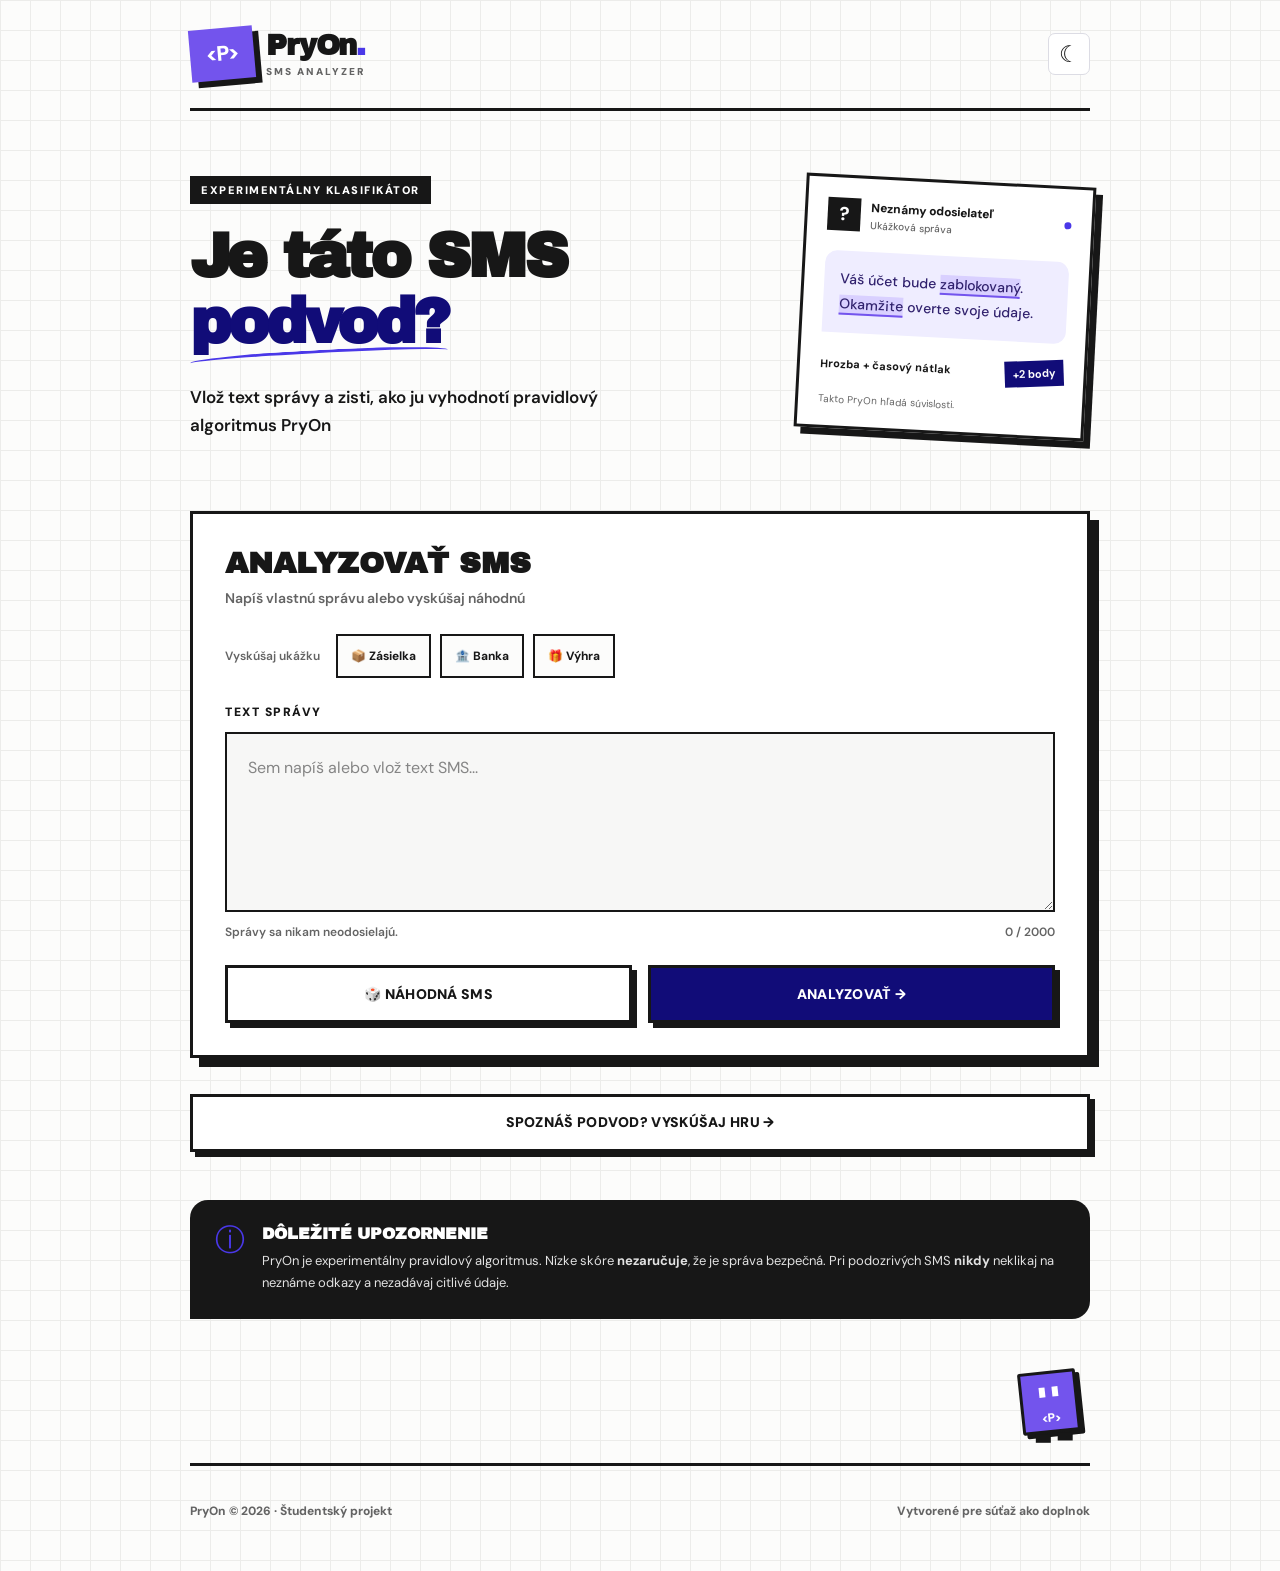
<file: index.html>
<!DOCTYPE html>
<html lang="sk">
<head>
  <meta charset="UTF-8">
  <meta name="viewport" content="width=device-width, initial-scale=1.0">
  <meta name="theme-color" content="#101127">
  <script>
  const saved = localStorage.getItem("pryon-theme");
  const dark = window.matchMedia(
    "(prefers-color-scheme: dark)"
  ).matches;

  document.documentElement.dataset.theme =
    saved === "dark" || saved === "light"
      ? saved
      : dark ? "dark" : "light";
</script>
  <title>PryOn | Detektor podvodných SMS</title>

  <link rel="stylesheet" href="style.css">
  <script src="analysis.js" defer></script>
  <script src="theme.js" defer></script>
  <script src="script.js" defer></script>
</head>
<body>
  <div class="page">
    <header class="header">
      <div class="logo">
        <div class="logo-icon">&lt;P&gt;</div>

        <div>
          <h1>PryOn<span>.</span></h1>
          <p>SMS ANALYZER</p>
        </div>
      </div>

      <div class="header-actions">
        <button
          id="themeToggle"
          class="theme-toggle"
          type="button"
          aria-label="Prepnúť farebný režim"
          aria-pressed="false"
        >
          <span id="themeIcon" aria-hidden="true">☾</span>
        </button>
      </div>
    </header>

    <main>
      <section class="hero">
        <div class="hero-copy">
        <span class="eyebrow">EXPERIMENTÁLNY KLASIFIKÁTOR</span>

        <h2>Je táto SMS <span>podvod?</span></h2>
        <p>
          Vlož text správy a zisti, ako ju vyhodnotí pravidlový
          algoritmus&nbsp;PryOn
        </p>
        </div>
        <aside class="sms-preview" aria-label="Ukážka rozpoznania podozrivých výrazov">
          <div class="preview-header"><span class="preview-avatar" aria-hidden="true">?</span><span>Neznámy odosielateľ<small>Ukážková správa</small></span><span class="preview-dot" aria-hidden="true"></span></div>
          <p class="preview-message">Váš účet bude <mark>zablokovaný</mark>. <mark>Okamžite</mark> overte svoje údaje.</p>
          <div class="preview-rule"><span>Hrozba + časový nátlak</span><strong>+2 body</strong></div>
          <span class="preview-caption">Takto PryOn hľadá súvislosti.</span>
        </aside>
      </section>

      <section class="card">
        <div class="section-heading">
          <div>
            <h3>Analyzovať SMS</h3>
            <p>Napíš vlastnú správu alebo vyskúšaj náhodnú</p>
          </div>
        </div>

        

        <div class="example-picker" role="group" aria-label="Vyskúšať ukážkovú SMS">
          <span class="example-picker-label">Vyskúšaj ukážku</span>
          <div class="example-chips">
            <button type="button" class="example-chip" data-example="parcel">📦 Zásielka</button>
            <button type="button" class="example-chip" data-example="bank">🏦 Banka</button>
            <button type="button" class="example-chip" data-example="prize">🎁 Výhra</button>
          </div>
        </div>
        <label for="smsInput">TEXT SPRÁVY</label>

        <textarea
          id="smsInput"
          placeholder="Sem napíš alebo vlož text SMS..."
          maxlength="2000"
          aria-describedby="inputHelp errorMessage"
          aria-keyshortcuts="Control+Enter Meta+Enter"
        ></textarea>

        <div class="textarea-footer">
          <span id="inputHelp">Správy sa nikam neodosielajú.</span>
          <span id="charCount">0 / 2000</span>
        </div>

        <div class="buttons">
          <button id="randomBtn" class="button-secondary" type="button">
            🎲 Náhodná SMS
          </button>

          <button id="analyzeBtn" class="button-primary" type="button">
            Analyzovať →
          </button>
        </div>

        <p id="errorMessage" class="error" role="alert" hidden>
          Najprv zadaj text SMS.
        </p>
      </section>

      <p id="resultStatus" class="sr-only" role="status" aria-live="polite" aria-atomic="true"></p>
      <section id="resultSection" class="card result-card" tabindex="-1" aria-labelledby="resultHeading" hidden>
        <div class="section-heading">
          <div>
            <span id="analysisNumber" class="evidence-number">ANALÝZA #01</span>
            <h3 id="resultHeading">Výsledok analýzy</h3>
            <p>Takto správu vyhodnotil PryOn.</p>
          </div>
        </div>

        <div id="resultBanner" class="result-banner">
          <div>
            <span class="result-label">KLASIFIKÁCIA</span>
            <h4 id="resultTitle">SCAM</h4>
            <p id="resultDescription"></p>
          </div>

          <span id="resultIcon" class="result-icon" aria-hidden="true">!</span>
        </div>

        <div class="score-box">
          <span>Celkové skóre<small class="score-threshold">Hranica podozrenia: 4 body</small></span>
          <strong id="scoreValue">0 bodov</strong>
        </div>

        <p class="score-help">Hranica pre podozrivú správu je 4 body. Skóre nie je pravdepodobnosť podvodu.</p>

        <div class="details">
          <h4>Rozpoznané výrazy v správe</h4>
          <p id="matchedMessage" class="matched-message"></p>
          <p class="match-help">Zvýraznené výrazy spustili pravidlá algoritmu. Samy osebe nepotvrdzujú podvod.</p>
        </div>

        <div class="details">
          <h4>Nájdené znaky</h4>
          <div id="categoriesList" class="tags"></div>
        </div>

        <div class="details">
          <h4>Prečo algoritmus rozhodol takto?</h4>
          <ul id="reasonsList"></ul>
        </div>

        <div id="exampleAnswer" class="example-answer" hidden>
          <strong>Ukážková SMS:</strong>
          <p id="exampleAnswerText"></p>
        </div>

        <button id="resetBtn" class="button-secondary reset-button" type="button">
          Analyzovať ďalšiu SMS
        </button>
      </section>

      <div class="game-entry"><a href="game.html" class="button-secondary game-link">Spoznáš podvod? Vyskúšaj hru →</a></div>
<section class="info-card">
        <span class="info-icon">ⓘ</span>

        <div>
          <h3>Dôležité upozornenie</h3>

          <p>
            PryOn je experimentálny pravidlový algoritmus.
            Nízke skóre <strong>nezaručuje</strong>,
            že je správa bezpečná.
            Pri podozrivých SMS <b>nikdy</b> neklikaj na neznáme odkazy
            a nezadávaj citlivé údaje.
          </p>
        </div>
      </section>
    </main>


    <div class="footer-companion">
<aside id="proony" class="proony" data-mood="curious" aria-label="Proony, sprievodca analýzou">
          <button id="proonyToggle" class="proony-toggle" type="button" aria-label="Zobraziť alebo skryť Proonyho tip" aria-expanded="false" aria-controls="proonySpeech">
            <span class="proony-character" aria-hidden="true"><span class="proony-eye proony-eye-left"></span><span class="proony-eye proony-eye-right"></span><span class="proony-badge">&lt;P&gt;</span></span>
            <span class="proony-bubble" aria-hidden="true"><span></span><span></span><span></span></span>
          </button>
          <div id="proonySpeech" class="proony-speech" hidden><strong>Ahoj, som Proony!</strong><p id="proonyHint">Hľadám podozrivé znaky, ale nie každý podvod odhalím. Vlož SMS a preskúmame ju spolu.</p></div>
        </aside>
    </div>
    <footer>
      <p>PryOn © 2026 · Študentský projekt</p>
      <p>Vytvorené pre súťaž ako doplnok</p>
    </footer>
  </div>

</body>

</html>
</file>
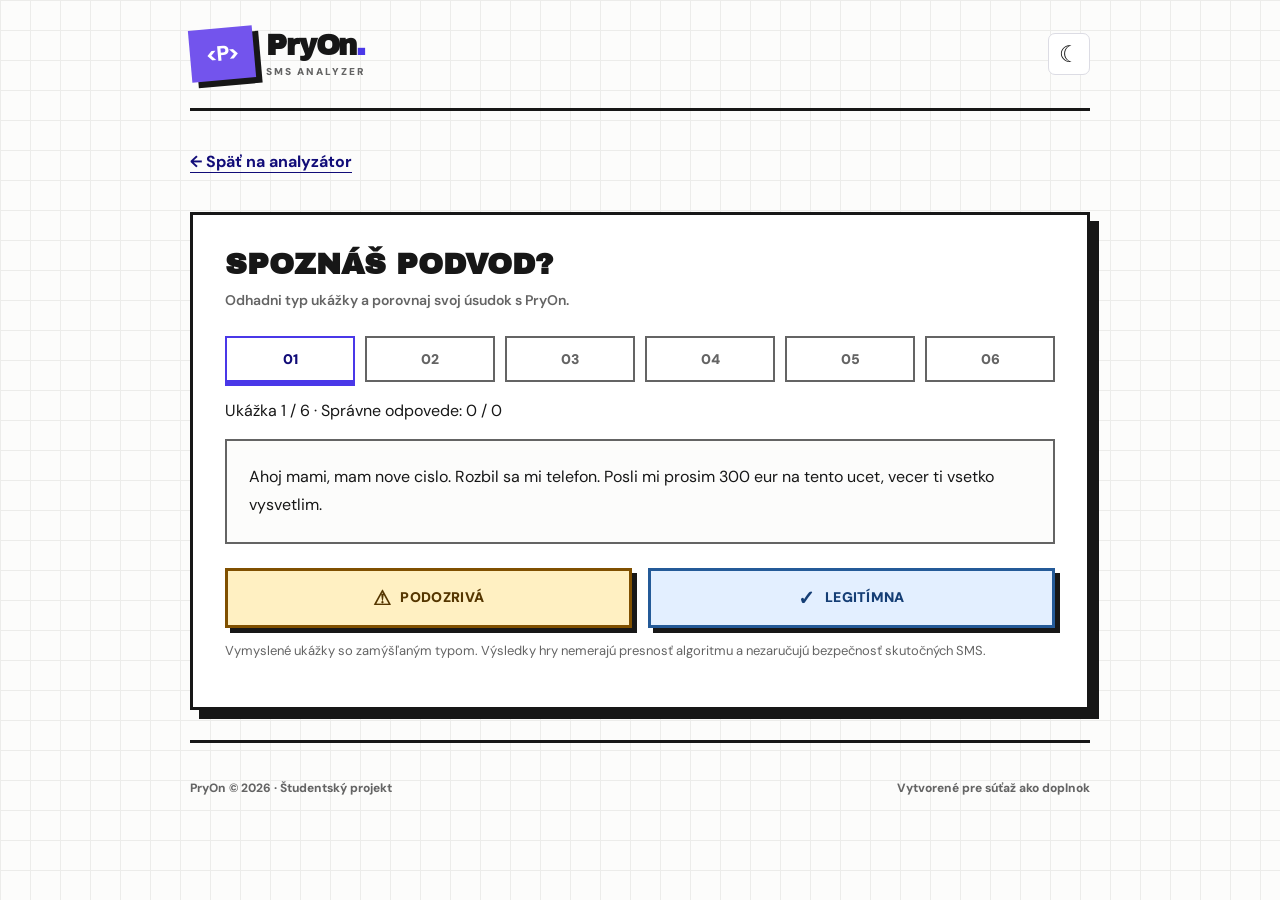
<file: game.html>
<!DOCTYPE html>
<html lang="sk">
<head>
  <meta charset="UTF-8">
  <meta name="viewport" content="width=device-width, initial-scale=1.0">
  <meta name="theme-color" content="#101127">
  <script>
  const saved = localStorage.getItem("pryon-theme");
  const dark = window.matchMedia(
    "(prefers-color-scheme: dark)"
  ).matches;

  document.documentElement.dataset.theme =
    saved === "dark" || saved === "light"
      ? saved
      : dark ? "dark" : "light";
</script>
  <title>Spoznáš podvod? | PryOn</title>

  <link rel="stylesheet" href="style.css">
  <script src="analysis.js" defer></script>
  <script src="theme.js" defer></script>
  <script src="game.js" defer></script>
</head>
<body>
  <div class="page">
    <header class="header">
      <div class="logo">
        <div class="logo-icon">&lt;P&gt;</div>

        <div>
          <h1>PryOn<span>.</span></h1>
          <p>SMS ANALYZER</p>
        </div>
      </div>

      <div class="header-actions">
        <button
          id="themeToggle"
          class="theme-toggle"
          type="button"
          aria-label="Prepnúť farebný režim"
          aria-pressed="false"
        >
          <span id="themeIcon" aria-hidden="true">☾</span>
        </button>
      </div>
    </header>

    <main class="game-main">
<a href="index.html" class="back-link">← Späť na analyzátor</a>
<section class="card quiz-card" aria-labelledby="quizHeading"><div class="section-heading"><div><h3 id="quizHeading">Spoznáš podvod?</h3><p>Odhadni typ ukážky a porovnaj svoj úsudok s PryOn.</p></div></div><ol id="quizTrack" class="quiz-track" aria-label="Priebeh kvízu"></ol><p id="quizProgress"></p><p id="quizMessage" class="quiz-message"></p><div class="buttons" role="group" aria-label="Tvoj odhad"><button type="button" class="button-secondary" data-guess="SCAM"><span aria-hidden="true">⚠</span> Podozrivá</button><button type="button" class="button-secondary" data-guess="LEGIT"><span aria-hidden="true">✓</span> Legitímna</button></div><div id="quizFeedback" class="quiz-feedback" role="status" aria-live="polite" aria-atomic="true"></div><div id="quizChallenge"></div><button id="quizNext" type="button" class="button-primary quiz-next" hidden>Ďalšia ukážka →</button><p class="match-help">Vymyslené ukážky so zamýšľaným typom. Výsledky hry nemerajú presnosť algoritmu a nezaručujú bezpečnosť skutočných SMS.</p></section>
</main>


    <footer>
      <p>PryOn © 2026 · Študentský projekt</p>
      <p>Vytvorené pre súťaž ako doplnok</p>
    </footer>
  </div>
</body>

</html>
</file>
<file: style.css>
@import url("https://fonts.googleapis.com/css2?family=Archivo+Black&family=DM+Sans:wght@400;500;600;700;800;900&display=swap");

:root {
  --paper: #fcfcfb;
  --ink: #171717;
  --blue: #110c78;
  --electric: rgb(74, 56, 232);
  --purple: #7354ed;
  --grid: #ececea;
  --gray: #646464;
  --white: #ffffff;
}
* {
  box-sizing: border-box;

}
html {
  scroll-behavior: smooth;
}
body {
  margin: 0;
  min-height: 100vh;
  color: var(--ink);
  font-family: "DM Sans", Arial, sans-serif;
  background-color: var(--paper);
  background-image:
    linear-gradient(to right, var(--grid) 1px, transparent 1px),
    linear-gradient(to bottom, var(--grid) 1px, transparent 1px);
  background-size: 30px 30px;
}
button,
textarea {
  font: inherit;
}
button {
  cursor: pointer;
}
button:focus-visible,
textarea:focus-visible {
  outline: 3px solid var(--electric);
  outline-offset: 4px;
}
[hidden] {
  display: none !important;
}
::selection {
  background: var(--electric);
  color: white;
}

.page {
  width: min(100% - 36px, 900px);
  margin: 0 auto;
}
.header {
  display: flex;
  align-items: center;
  justify-content: space-between;
  gap: 20px;
  padding: 28px 0;
  border-bottom: 3px solid var(--ink);
}
.logo {
  display: flex;
  align-items: center;
  gap: 12px;
}
.logo-icon {
  display: flex;
  align-items: center;
  justify-content: center;
  width: 64px;
  height: 52px;
  padding: 0 6px;
  flex: 0 0 auto;
  white-space: nowrap;
  background: #7354ed;
  color: #fff;
  font-family: "DM Sans", Arial, sans-serif;
  font-weight: 900;
  font-size: 21px;
  letter-spacing: -1.5px;
  line-height: 1;
  transform: rotate(-5deg);
  box-shadow: 5px 5px 0 #171717;
}
.logo h1 {
  margin: 0;
  font-family: "Archivo Black", sans-serif;
  font-size: 29px;
  letter-spacing: -1.5px;
  line-height: 1;
}

.logo h1 span {
  color: var(--electric);
}

.logo p {
  margin: 5px 0 0;
  color: var(--gray);
  font-size: 10px;
  font-weight: 900;
  letter-spacing: 2px;
}

.project-badge {
  padding: 9px 13px;
  border: 2px solid var(--ink);
  background: white;
  font-size: 10px;
  font-weight: 900;
  letter-spacing: 1px;
  transform: rotate(3deg);

}

.hero {
  position: relative;
  padding: 65px 0 42px;
}

.eyebrow {
  display: inline-block;
  padding: 7px 11px;
  background: var(--ink);
  color: white;
  font-size: 11px;
  font-weight: 900;
  letter-spacing: 1.5px;

}

.hero h2 {
  max-width: 850px;
  margin: 20px 0;
  font-family: "Archivo Black", sans-serif;
  font-size: clamp(38px, 7.8vw, 76px);
  line-height: 1.07;
  letter-spacing: -3px;
}

.hero h2 span {
  position: relative;
  color: var(--blue);
  white-space: nowrap;

}
.hero h2 span::after {
  content: "";
  position: absolute;
  left: 0;
  right: 0;
  bottom: -7px;
  height: 10px;
  border-top: 3px solid var(--electric);
  border-radius: 50%;
  transform: rotate(-3deg);
}
.hero p {
  max-width: 530px;
  margin: 26px 0 0;
  font-size: 17px;
  font-weight: 600;
  line-height: 1.65;
}

.card {
  position: relative;
  margin: 30px 0;
  padding: 32px;
  background: white;
  border: 3px solid var(--ink);
  box-shadow: 9px 9px 0 var(--ink);
}

.section-heading {
  display: flex;
  justify-content: space-between;
  align-items: flex-start;
  gap: 20px;
  margin-bottom: 27px;
}

.section-heading h3 {
  margin: 0;
  font-family: "Archivo Black", sans-serif;
  font-size: clamp(20px, 4vw, 30px);
  line-height: 1.15;
  text-transform: uppercase;
}

.section-heading p {
  margin: 9px 0 0;
  color: var(--gray);
  font-size: 14px;
  font-weight: 600;
}

.step {
  font-family: "Archivo Black", sans-serif;
  font-size: 35px;
  line-height: 1;
  color: var(--electric);
}


label {
  display: block;
  margin-bottom: 12px;
  font-size: 12px;
  font-weight: 900;
  letter-spacing: 1.5px;
}

textarea {
  display: block;
  width: 100%;
  min-height: 180px;
  padding: 21px;
  resize: vertical;
  background: #f7f7f6;
  color: var(--ink);
  border: 2px solid var(--ink);
  border-radius: 0;
  font-size: 16px;
  line-height: 1.65;
}

textarea::placeholder {
  color: #858585;
}

textarea:focus {
  background: white;
  border-color: var(--electric);
  outline: 2px solid var(--electric);
  outline-offset: 2px;

}

.textarea-footer {
  display: flex;
  justify-content: space-between;
  gap: 15px;
  margin: 12px 0 25px;
  color: var(--gray);
  font-size: 12px;
  font-weight: 600;
}

.buttons {
  display: grid;
  grid-template-columns: 1fr 1fr;
  gap: 16px;

}

.button-primary,
.button-secondary {
  min-height: 58px;
  padding: 14px 20px;
  border: 3px solid var(--ink);
  border-radius: 0;
  font-size: 14px;
  font-weight: 900;
  text-transform: uppercase;
  letter-spacing: 0.3px;
  transition:
    transform 0.15s ease,
    box-shadow 0.15s ease;
}

.button-primary {
  background: var(--blue);
  color: white;
  box-shadow: 5px 5px 0 var(--ink);
}

.button-secondary {
  background: white;
  color: var(--ink);
  box-shadow: 5px 5px 0 var(--ink);
}

.button-primary:hover,
.button-secondary:hover {
  transform: translate(2px, 2px);
  box-shadow:  3px 3px 0 var(--ink);
}

.button-primary:active,
.button-secondary:active {
  transform: translate(5px, 5px);
  box-shadow: none;
}

.error {
  margin: 20px 0 0;
  color: #b51c36;
  font-size: 14px;
  font-weight: 800;
}


.result-card {
  margin-top: 48px;
}

.result-banner {
  position: relative;
  display: flex;
  align-items: center;
  justify-content: space-between;
  gap: 20px;
  padding: 30px;
  color: white;
  background: var(--ink);
  border-radius: 18px 18px 18px 0;
}

.result-banner::after {
  content: "";
  position: absolute;
  left: 0;
  bottom: -22px;
  width: 0;
  height: 0;
  border-top: 23px solid var(--ink);
  border-right: 32px solid transparent;
}

.result-banner.scam {
  background: var(--ink);
}

.result-banner.scam::after {
  border-top-color: var(--ink);
}

.result-banner.legit {
  background: var(--blue);
}

.result-banner.legit::after {
  border-top-color: var(--blue);
}

.result-label {
  color:#c6c2f4;
  font-size: 11px;
  font-weight: 900;
  letter-spacing: 1.5px;
}

.result-banner h4 {
  margin: 10px 0;
  font-family: "Archivo Black", sans-serif;
  font-size: clamp(38px, 8vw, 65px);
  line-height: 1;
}
.result-banner p {
  max-width: 430px;
  margin: 0;
  color: #f1f0ff;
  font-size: 14px;
  font-weight: 600;
}
.result-icon {
  display: grid;
  place-items: center;
  flex-shrink: 0;
  width: 75px;
  height: 75px;
  border: 4px solid white;
  border-radius: 50%;
  color: white;
  font-family: "Archivo Black", sans-serif;
  font-size: 45px;
  transform: rotate(-12deg);
}


.score-box {
  display: flex;
  justify-content: space-between;
  align-items: center;
  gap: 15px;
  margin: 44px 0 20px;
  padding: 20px 0;
  border-top: 3px solid var(--ink);
  border-bottom: 3px solid var(--ink);
}

.score-box span {
  font-size: 15px;
  font-weight: 800;
}

.score-box strong {
  color: var(--blue);
  font-family: "Archivo Black", sans-serif;
  font-size: 25px;
}

.details {
  margin-top: 28px;
}

.details h4 {
  margin: 0 0 15px;
  font-family: "Archivo Black", sans-serif;
  font-size: 16px;
  text-transform: uppercase;
}

.tags {
  display: flex;
  flex-wrap: wrap;
  gap: 10px;
}

.tag {
  padding: 9px 13px;
  border: 2px solid var(--blue);
  background: #efedff;
  color: var(--blue);
  font-size: 12px;
  font-weight: 900;
}

.empty-text {
  color: var(--gray);
  font-size: 14px;
}

.details ul {
  margin: 0;
  padding-left: 22px;
  font-size: 14px;
  font-weight: 600;
}

.details li {
  margin-bottom: 10px;
}

.details li::marker {
  color: var(--electric);
}
.example-answer {
  margin-top: 30px;
  padding: 20px;
  background: #efedff;
  border-left: 6px solid var(--electric);
}

.example-answer strong {
  color: var(--blue);
  font-size: 14px;
  font-weight: 900;
}

.example-answer p {
  margin: 7px 0 0;
  font-size: 14px;
  font-weight: 600;
}

.reset-button {

  width: 100%;
  margin-top: 30px;
}


.info-card {
  display: flex;
  align-items: flex-start;
  gap: 17px;
  margin: 48px 0;
  padding: 25px;
  background: var(--ink);
  color: white;
  border-radius: 18px 18px 18px 0;

}

.info-icon {
  flex-shrink: 0;
  color:rgb(74, 56, 232);
  font-size: 30px;
  line-height: 1;

}

.info-card h3 {
  margin: 0 0 8px;
  font-family: "Archivo Black", sans-serif;
  font-size: 16px;
  text-transform: uppercase;
}

.info-card p {
  margin: 0;
  color: #e2e2e2;
  font-size: 13px;
  line-height: 1.7;
}

footer {

  display: flex;
  justify-content: space-between;
  gap: 15px;
  padding: 25px 0 40px;
  border-top: 3px solid var(--ink);
  color: var(--gray);
  font-size: 12px;
  font-weight: 800;
}

@media (max-width: 600px) {

  .page {
    width: min(100% - 28px, 900px);
  }
  .header {
    padding: 22px 0;
  }
  .logo-icon {
    width: 46px;
    height: 39px;
    padding: 0 3px;
    font-size: 15px;
    letter-spacing: -1px;
    box-shadow: 3px 3px 0 #fff;
  }
  .logo h1 {
    font-size: 24px;
  }
  .project-badge {
    font-size: 8px;
    padding: 7px;
  }
  .hero {
    padding: 48px 0 30px;
  }
  .hero h2 {
    letter-spacing: -1.5px;
  }
  .hero h2 span {
    white-space: normal;}
  .hero p {
    font-size: 15px;}
  .card {
    padding: 22px;
    box-shadow: 5px 5px 0 var(--ink);
  }

  .buttons {
    grid-template-columns: 1fr;
  }

  .section-heading h3 {
    font-size: 21px;
    }

  .result-banner {
    padding: 22px;
  }
  .result-icon {
    width: 55px;
    height: 55px;
    font-size: 30px;

  }


  .score-box strong {
    font-size: 20px;

  }

  footer {
    flex-direction: column;
    gap: 5px;

  }

}
@media (prefers-reduced-motion: reduce) {

  *,

  *::before,

  *::after {

    scroll-behavior: auto !important;
    transition: none !important;

  }

}

.header-actions {
  display: flex;
  align-items: center;
  gap: 12px;
}

.theme-toggle {
  width: 42px;
  height: 42px;
  display: grid;
  place-items: center;
  border: 1px solid #dcdce4;
  border-radius: 7px;
  background: #ffffff;
  color: #171717;
  font-size: 23px;
  cursor: pointer;
  transition: background 0.2s, color 0.2s;

}

.theme-toggle:hover {
  background: #f0eeff;
}

.theme-toggle:focus-visible {
  outline: 3px solid #7354ed;
  outline-offset: 3px;
}
html[data-theme="dark"] {
  --paper: #11111b;
  --ink: #f4f3fa;
  --blue: #9588ff;
  --electric: #a194ff;
  --purple: #a194ff;
  --grid: #242435;
  --gray: #b4b4c5;
  --white: #1d1d2d;
}

html[data-theme="dark"] .card {
  background: #1b1b2a;
  border-color: #35354c;
  box-shadow: 0 8px 30px #00000020;
}

html[data-theme="dark"] .header,
html[data-theme="dark"] footer {
  border-color: #35354c;
}
html[data-theme="dark"] .logo-icon {
  background: #7354ed;
  color: #ffffff;
}
html[data-theme="dark"] .project-badge {
  background: #242437;
  border-color: #414159;
  color: #c4bdff;
}
html[data-theme="dark"] .eyebrow {
  color: #322a65;
}
html[data-theme="dark"] textarea {
  background: #12121e;
  color: #f4f3fa;
  border-color: #45455e;
}
html[data-theme="dark"] textarea::placeholder {
  color: #8989a5;
}
html[data-theme="dark"] textarea:focus {
  background: #151525;
  border-color: #a194ff;
}

html[data-theme="dark"] .button-primary {
  background: #5744d7;
  border-color: #5744d7;
  color: #ffffff;
}

html[data-theme="dark"] .button-primary:hover {
  background: #6d59ed;
  border-color: #6d59ed;
}
html[data-theme="dark"] .button-secondary {
  background: #28283a;
  border-color: #494960;
  color: #f4f3fa;

}
html[data-theme="dark"] .button-secondary:hover {
  background: #34344b;
  border-color: #9588ff;
}


html[data-theme="dark"] .result-banner.scam {
  background: #36202c;
}
html[data-theme="dark"] .result-banner.scam::after {
  border-top-color: #36202c;
}
html[data-theme="dark"] .result-banner.legit {
  background: #24225d;
}
html[data-theme="dark"] .result-banner.legit::after {
  border-top-color: #24225d;
}

html[data-theme="dark"] .result-banner h4,
html[data-theme="dark"] .result-banner p,
html[data-theme="dark"] .result-label {
  color: #ffffff;
}
html[data-theme="dark"] .result-icon {
  color: #ffffff;
  border-color: #ffffff;
}

html[data-theme="dark"] .score-box {
  border-color: #45455e;
}
html[data-theme="dark"] .score-box strong {
  color: #b4aaff;
}
html[data-theme="dark"] .tag {
  background: #302c51;
  border-color: #50477d;
  color: #dcd5ff;
}
html[data-theme="dark"] .example-answer {
  background: #292640;
  border-left-color: #a194ff;
}
html[data-theme="dark"] .example-answer strong {
  color: #c8bfff;
}
html[data-theme="dark"] .info-card {
  background: #24243a;
}
html[data-theme="dark"] .info-card h3,
html[data-theme="dark"] .info-card p {
  color: #f4f3fa;
}

html[data-theme="dark"] .theme-toggle {
  background: #28283a;
  color: #ffffff;
  border-color: #494960;

}

html[data-theme="dark"] .theme-toggle:hover {
  background: #36364f;
}

@media (max-width: 480px) {

  .header-actions {
    gap: 7px;
  }
  .theme-toggle {
    width: 38px;
    height: 38px;
    flex-shrink: 0;
  }

}
@media (max-width: 390px) {
  .logo { gap: 8px; min-width: 0; }
  .logo-icon { width: 39px; height: 34px; font-size: 13px; padding: 0 2px; }
  .logo h1 { font-size: 19px; }
  .logo p { font-size: 8px; letter-spacing: 1px; }
  .header { gap: 10px; }
  .project-badge { display: none; }
}
html[data-theme="dark"] .logo-icon {
  color: #fff;
  box-shadow: 5px 5px 0 #fff;
}
html[data-theme="dark"] .eyebrow { color: #b5aaff; }
html[data-theme="dark"] .result-banner.scam,
html[data-theme="dark"] .result-banner.legit { color: #fff; }

html:not([data-theme="dark"]) .logo-icon {
  box-shadow: 6px 6px 0 #171717 !important;
}
html[data-theme="dark"] .logo-icon {
  box-shadow: 6px 6px 0 #ffffff !important;
}
@media (max-width: 600px) {
  html:not([data-theme="dark"]) .logo-icon {
    box-shadow: 4px 4px 0 #171717 !important;
  }
  html[data-theme="dark"] .logo-icon {
    box-shadow: 4px 4px 0 #ffffff !important;
  }
}


.sr-only { position: absolute; width: 1px; height: 1px; padding: 0; margin: -1px; overflow: hidden; clip-path: inset(50%); white-space: nowrap; border: 0; }
.result-banner h4 { font-size: clamp(25px, 5vw, 44px); overflow-wrap: anywhere; line-height: 1.15; }
.score-help, .match-help { color: var(--gray); font-size: 13px; line-height: 1.6; }
.matched-message { padding: 20px; border: 2px solid var(--gray); line-height: 1.8; white-space: pre-wrap; overflow-wrap: anywhere; }
.matched-message mark { background: #e8e2ff; color: #30216d; padding: 2px 0; border-bottom: 2px solid #7354ed; }
html[data-theme="dark"] .matched-message mark { background: #44376d; color: #f4efff; border-color: #b4aaff; }
.details li { padding-right: 45px; position: relative; line-height: 1.6; }
.reason-points { position: absolute; right: 0; color: var(--blue); font-variant-numeric: tabular-nums; }

.hero { display: grid; grid-template-columns: minmax(0, 1fr) 290px; align-items: center; gap: 32px; }
.hero-copy { min-width: 0; }
.hero h2 { font-size: clamp(38px, 5.5vw, 62px); }
.sms-preview { transform: rotate(3deg); padding: 20px; background: var(--white); border: 3px solid var(--ink); box-shadow: 7px 7px 0 var(--ink); }
.preview-header { display: flex; align-items: center; gap: 10px; font-size: 12px; font-weight: 800; }
.preview-avatar { display: grid; place-items: center; width: 33px; height: 33px; background: var(--ink); color: var(--paper); font-size: 19px; }
.preview-header small { display: block; margin-top: 3px; color: var(--gray); font-size: 10px; font-weight: 500; }
.preview-dot { margin-left: auto; width: 7px; height: 7px; border-radius: 50%; background: var(--electric); }
.hero .preview-message { margin: 20px 0 18px; padding: 16px; background: #efedff; color: #30216d; border-radius: 12px 12px 12px 0; font-size: 14px; line-height: 1.8; font-weight: 500; }
.preview-message mark { background: #d9d0ff; color: #30216d; border-bottom: 2px solid #7354ed; }
.preview-rule { display: flex; justify-content: space-between; align-items: center; gap: 10px; font-size: 11px; font-weight: 700; }
.preview-rule strong { flex-shrink: 0; padding: 6px 8px; background: var(--blue); color: var(--paper); transform: rotate(-5deg); }
.preview-caption { display: block; margin-top: 16px; color: var(--gray); font-size: 10px; }
.example-picker { display: flex; flex-wrap: wrap; align-items: center; gap: 12px 16px; margin-bottom: 26px; }
.example-picker-label { color: var(--gray); font-size: 12px; font-weight: 600; }
.example-chips { display: flex; flex-wrap: wrap; gap: 9px; }
.example-chip { min-height: 44px; padding: 9px 13px; border: 2px solid var(--ink); border-radius: 0; background: var(--paper); color: var(--ink); font-size: 12px; font-weight: 700; transition: transform .15s ease, box-shadow .15s ease; }
.example-chip:hover { transform: translate(-2px, -2px); box-shadow: 3px 3px 0 var(--electric); }
.example-chip:active { transform: translate(0, 0); box-shadow: none; }
html[data-theme="dark"] .sms-preview { border-color: #45455e; box-shadow: 7px 7px 0 #35354c; }
html[data-theme="dark"] .preview-message { background: #302c51; color: #eeeaff; }
html[data-theme="dark"] .preview-message mark { background: #51427b; color: #fff; border-color: #b4aaff; }
@media (max-width: 760px) { .hero { grid-template-columns: 1fr; gap: 32px; } .hero h2 { font-size: clamp(38px, 7.8vw, 62px); } .sms-preview { width: min(100% - 12px, 350px); justify-self: center; transform: rotate(2deg); } }
@media (prefers-reduced-motion: reduce) { .example-chip { transition: none; } }

.quiz-message { padding: 22px; margin: 18px 0 24px; border: 2px solid var(--gray); background: var(--paper); font-size: 16px; line-height: 1.8; overflow-wrap: anywhere; white-space: pre-wrap; }
.quiz-feedback:not(:empty) { margin-top: 26px; padding: 20px; background: #efedff; border-left: 5px solid var(--electric); line-height: 1.7; font-size: 14px; }
.quiz-feedback strong { font-size: 17px; }
.quiz-feedback p { margin: 10px 0 0; }
.quiz-next { width: 100%; margin-top: 22px; }
.quiz-card button:disabled { opacity: .55; cursor: default; transform: none; box-shadow: none; }
html[data-theme="dark"] .quiz-feedback:not(:empty) { background: #292640; }

.game-entry { margin: 36px 0; }
.game-link { display: block; text-align: center; text-decoration: none; line-height: 1.6; }
.game-link:focus-visible, .back-link:focus-visible { outline: 3px solid var(--electric); outline-offset: 4px; }
.game-main { padding-top: 30px; }
.back-link { display: inline-block; color: var(--blue); font-weight: 700; text-underline-offset: 5px; padding: 10px 0; }

.quiz-review { padding-left: 24px; margin-top: 24px; }
.quiz-review li { padding: 18px 0; border-top: 1px solid var(--gray); overflow-wrap: anywhere; }
.quiz-review li > p:first-of-type { white-space: pre-wrap; }
.quiz-feedback h4 { margin: 0; font-size: 22px; }

.editing-challenge { margin-top: 20px; border: 2px solid var(--electric); background: var(--paper); }
.editing-challenge > summary { padding: 16px 18px; cursor: pointer; color: var(--blue); font-weight: 800; font-size: 14px; }
.editing-challenge summary:focus-visible { outline: 3px solid var(--electric); outline-offset: 3px; }
.challenge-body { padding: 0 18px 18px; }
.challenge-target { margin: 0 0 12px; font-size: 13px; color: var(--gray); }
.challenge-body textarea { min-height: 120px; padding: 14px; font-size: 14px; }
.challenge-dashboard { display: flex; justify-content: space-between; align-items: center; flex-wrap: wrap; gap: 10px; margin: 14px 0; padding: 14px 16px; background: #efedff; color: #30216d; }
.challenge-dashboard strong { font-size: 25px; letter-spacing: -1px; }
.challenge-dashboard span { font-size: 12px; font-weight: 700; }
.challenge-dashboard[data-changed="true"] { background: #def2e5; color: #185b35; }
.challenge-breakdown { font-size: 12px; color: var(--gray); }
.challenge-breakdown summary { cursor: pointer; padding: 6px 0; }
.challenge-breakdown ul { padding-left: 18px; line-height: 1.8; }
.challenge-footer { display: flex; justify-content: space-between; align-items: center; gap: 12px; margin-top: 12px; }
.challenge-footer small { color: var(--gray); font-size: 11px; line-height: 1.5; }
.challenge-reset { flex-shrink: 0; min-height: 44px; border: 0; background: transparent; color: var(--blue); font-size: 12px; font-weight: 700; }
html[data-theme="dark"] .challenge-dashboard { background: #302c51; color: #eeeaff; }
html[data-theme="dark"] .challenge-dashboard[data-changed="true"] { background: #203e30; color: #b8f0cd; }
@media (max-width: 600px) { .challenge-body { padding: 0 12px 12px; } .editing-challenge > summary { padding: 14px 12px; } }

.quiz-card [data-guess="SCAM"] { background: #fff0c2; color: #553600; border-color: #805000; }
.quiz-card [data-guess="LEGIT"] { background: #e3efff; color: #153e75; border-color: #245a98; }
.quiz-card [data-guess="SCAM"]:hover:not(:disabled) { background: #ffe29a; }
.quiz-card [data-guess="LEGIT"]:hover:not(:disabled) { background: #c9e0ff; }
.quiz-card [data-guess] span { display: inline-block; margin-right: 6px; font-size: 20px; vertical-align: middle; }
.quiz-card [data-guess]:disabled { opacity: 1; cursor: default; box-shadow: none; border-style: dashed; }
html[data-theme="dark"] .quiz-card [data-guess="SCAM"] { background: #4a350f; color: #ffe3a0; border-color: #d6aa52; }
html[data-theme="dark"] .quiz-card [data-guess="LEGIT"] { background: #18375b; color: #d1e6ff; border-color: #83b8f5; }
html[data-theme="dark"] .quiz-card [data-guess="SCAM"]:hover:not(:disabled) { background: #5b4215; }
html[data-theme="dark"] .quiz-card [data-guess="LEGIT"]:hover:not(:disabled) { background: #224a77; }

.quiz-track { display: grid; grid-template-columns: repeat(6, minmax(0, 1fr)); gap: 10px; list-style: none; padding: 0; margin: 0 0 18px; }
.quiz-track li { display: grid; place-items: center; min-height: 46px; border: 2px solid var(--gray); color: var(--gray); font-size: 14px; font-weight: 900; font-variant-numeric: tabular-nums; }
.quiz-track .track-current { border-color: var(--electric); color: var(--blue); background: var(--white); box-shadow: 0 4px 0 var(--electric); }
.quiz-track .track-correct { background: #e3efff; color: #153e75; border-color: #245a98; font-size: 23px; }
.quiz-track .track-incorrect { background: #fff0c2; color: #553600; border-color: #805000; font-size: 23px; }
html[data-theme="dark"] .quiz-track .track-correct { background: #18375b; color: #d1e6ff; border-color: #83b8f5; }
html[data-theme="dark"] .quiz-track .track-incorrect { background: #4a350f; color: #ffe3a0; border-color: #d6aa52; }
.evidence-number { display: block; margin-bottom: 12px; color: var(--blue); font-size: 11px; font-weight: 900; letter-spacing: 2px; }
.result-card > .section-heading { padding-bottom: 22px; border-bottom: 2px dashed var(--gray); }
.result-card .result-banner { border-radius: 0; }
.result-card .result-banner::after { display: none; }
.result-card .score-box { margin-top: 24px; padding: 20px; background: var(--paper); border: 2px solid var(--gray); }
.result-card .score-box strong { font-size: clamp(25px, 5vw, 38px); white-space: nowrap; }
.score-threshold { display: block; margin-top: 7px; color: var(--gray); font-size: 11px; font-weight: 600; }
.result-card .details ul { list-style: none; padding-left: 0; }
.result-card .details li { padding-top: 10px; padding-bottom: 10px; margin-bottom: 0; border-bottom: 1px solid var(--grid); }
.result-card .reason-points { padding: 2px 7px; background: #efedff; font-variant-numeric: tabular-nums; }
html[data-theme="dark"] .result-card .reason-points { background: #302c51; color: #dcd5ff; }
@media (max-width: 600px) { .quiz-track { gap: 6px; } .quiz-track li { min-height: 38px; } .result-card .score-box { padding: 14px; flex-wrap: wrap; } }

.proony { margin: -2px 0 26px; display: flex; align-items: center; gap: 22px; }
.proony-toggle { flex-shrink: 0; display: flex; align-items: center; gap: 16px; border: 0; background: transparent; padding: 10px 6px; color: var(--blue); text-align: left; }

.proony-character { position: relative; display: block; width: 66px; height: 66px; border: 3px solid #171717; border-radius: 2px; background: #7354ed; box-shadow: 4px 4px 0 #171717; transform: rotate(-6deg); transition: transform .15s ease; }
.proony-character::before, .proony-character::after { content: ""; position: absolute; bottom: -12px; width: 15px; height: 8px; background: #171717; }
.proony-character::before { left: 9px; transform: rotate(6deg); }
.proony-character::after { right: 6px; transform: rotate(6deg); }
.proony-toggle:hover .proony-character { transform: rotate(0deg); }
.proony-eye { position: absolute; top: 13px; width: 6px; height: 10px; background: #fff; }
.proony-eye-left { left: 17px; }
.proony-eye-right { right: 16px; }

.proony-badge { position: absolute; bottom: 4px; left: 0; width: 100%; color: #fff; text-align: center; font-size: 12px; font-weight: 900; letter-spacing: -1px; }
.proony-speech { padding: 14px 16px; border-left: 3px solid var(--electric); background: var(--paper); font-size: 13px; line-height: 1.7; }
.proony-speech strong { color: var(--blue); }
.proony-speech p { margin: 5px 0 0; }
.proony[data-mood="alert"] .proony-eye { height: 13px; top: 10px; }
.proony[data-mood="thoughtful"] .proony-eye-right { height: 3px; top: 18px; }
html[data-theme="dark"] .proony-character { border-color: #f4f3fa; box-shadow: 4px 4px 0 #f4f3fa; }
html[data-theme="dark"] .proony-character::before, html[data-theme="dark"] .proony-character::after { background: #f4f3fa; }
@media (max-width: 600px) { .proony { flex-direction: column; align-items: flex-start; gap: 12px; }  }
@media (prefers-reduced-motion: reduce) { .proony-character { transition: none; } .proony-toggle:hover .proony-character { transform: rotate(-6deg); } }


.proony { align-items: center; gap: 12px; }
.proony-toggle { gap: 22px; }
.proony-bubble { position: relative; display: flex; align-items: center; justify-content: center; gap: 5px; width: 66px; height: 45px; border: 2px solid var(--electric); border-radius: 14px 14px 14px 2px; background: var(--paper); }
.proony-bubble span { width: 5px; height: 5px; border-radius: 50%; background: var(--blue); }
.proony-toggle:hover .proony-bubble { box-shadow: 3px 3px 0 var(--electric); }
.proony-toggle[aria-expanded="true"] .proony-bubble { display: none; }
.proony-speech { max-width: 480px; border: 2px solid var(--electric); border-radius: 14px 14px 14px 2px; }
@media (max-width: 600px) { .proony { flex-direction: row; align-items: flex-start; } .proony-toggle { padding-top: 10px; } .proony-speech { min-width: 0; padding: 12px; font-size: 12px; } }

.proony { position: fixed; right: max(22px, env(safe-area-inset-right)); bottom: max(24px, env(safe-area-inset-bottom)); z-index: 20; margin: 0; display: flex; flex-direction: column-reverse; align-items: flex-end; gap: 14px; max-width: min(340px, calc(100vw - 32px)); }
.proony-toggle { flex-direction: row-reverse; padding: 8px 6px 14px; gap: 18px; }
.proony-speech { width: 100%; max-height: min(50vh, 340px); overflow-y: auto; background: var(--white); border-radius: 14px 14px 2px 14px; box-shadow: 4px 4px 0 var(--electric); }
.proony-bubble { background: var(--white); border-radius: 14px 14px 2px 14px; }
body { padding-bottom: 120px; }
@media (max-width: 600px) { .proony { right: max(16px, env(safe-area-inset-right)); bottom: max(16px, env(safe-area-inset-bottom)); align-items: flex-end; flex-direction: column-reverse; } .proony-character { width: 58px; height: 62px; } .proony-toggle { padding-top: 8px; } .proony-speech { font-size: 13px; padding: 14px 16px; } }

.footer-companion { display: flex; justify-content: flex-end; padding: 0 4px 18px; }
.footer-companion .proony { position: static; margin: 0; max-width: min(340px, 100%); flex-direction: column-reverse; align-items: flex-end; gap: 12px; }
.footer-companion .proony-toggle { padding: 4px 8px 12px; }
.footer-companion .proony-character { width: 58px; height: 62px; }
.footer-companion .proony-bubble { display: none; }
.footer-companion .proony-speech { box-shadow: none; }
body { padding-bottom: 0; }
</file>
